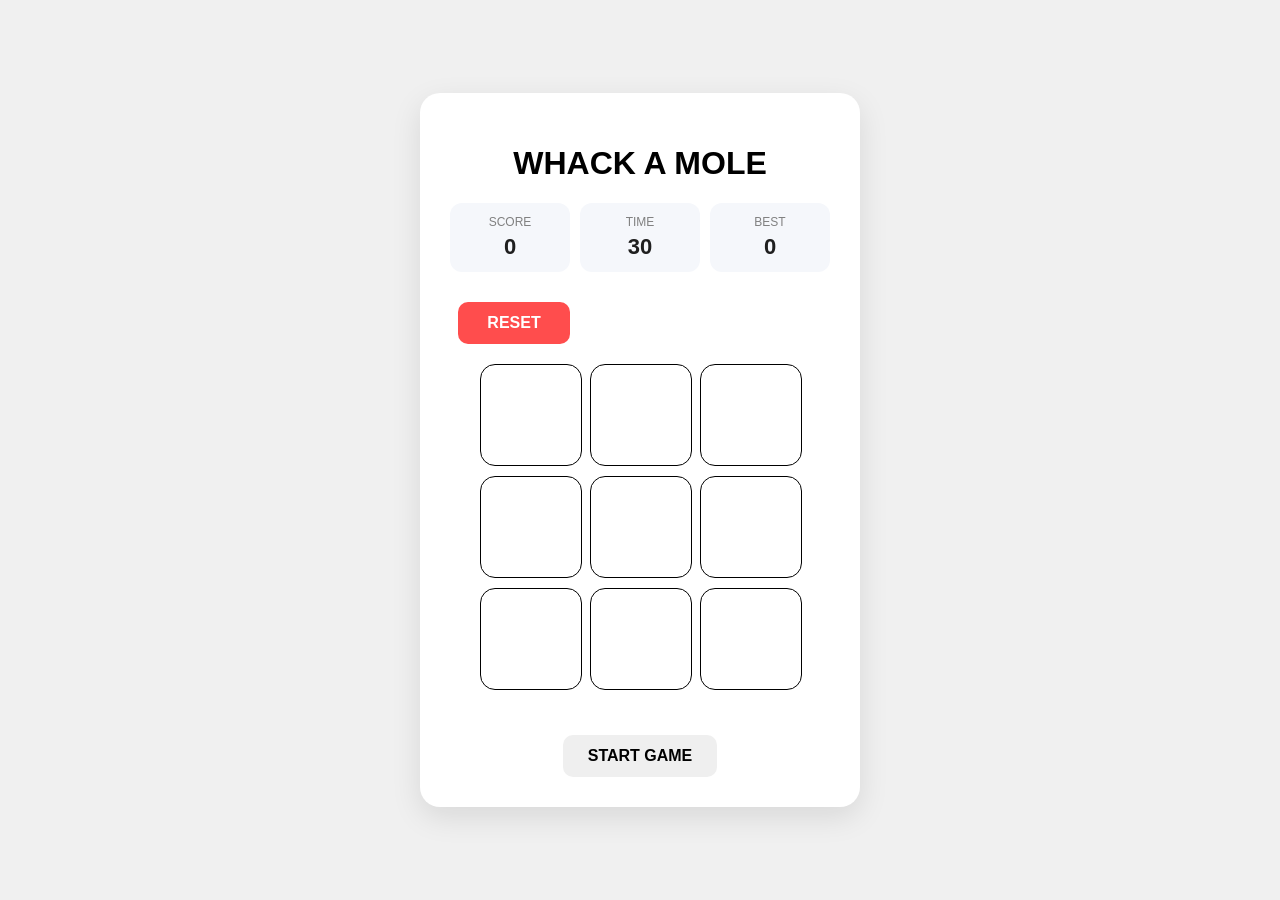
<file: WhackAMole/Index.html>
<!DOCTYPE html>
<html lang="ko">
    <head>
        <meta charset="UTF-8">
        <title>Whack A Mole</title>
        <link rel="stylesheet" href="Style.css">
    </head>
    <body>
        <div id="newHighScore">​NEW RECORD!​</div>
        <div id="gameOver">
            <strong>GAME OVER</strong>
            <p>Score: <span id="finalScore">0</span></p>
            <button id="closeGameOver">CLOSE</button>
        </div>
        <div class="game">
            <h1>WHACK A MOLE</h1>
            <div class="stats">
                <div>
                    <span>SCORE</span>
                    <strong id="score">0</strong>
                </div>
                <div>
                    <span>TIME</span>
                    <strong id="time">30</strong>
                </div>
                <div>
                    <span>BEST</span>
                    <strong id="highScore">0</strong>
                </div>
                <button id="resetButton">RESET</button>
            </div>
            <div class="board">
            <div class="cell"></div>
            <div class="cell"></div>
            <div class="cell"></div>
            <div class="cell"></div>
            <div class="cell"></div>
            <div class="cell"></div>
            <div class="cell"></div>
            <div class="cell"></div>
            <div class="cell"></div>
            </div>
            <button id="startButton">START GAME</button>
            <button id="giveUpButton">GIVE UP</button>
        </div>
        <div id="giveUp" class="popup">
            <div class="popupBox">
                <h2>Are you sure you want to give up?</h2>
                <p>Giving up will end the game and your score will be recorded.</p>
                <button id="confirmGiveUpButton">Yes, give up</button>
                <button id="cancelGiveUpButton">No, keep playing</button>
            </div>
        </div>
        <script src="Script.js"></script>
    </body>
</html>
</file>
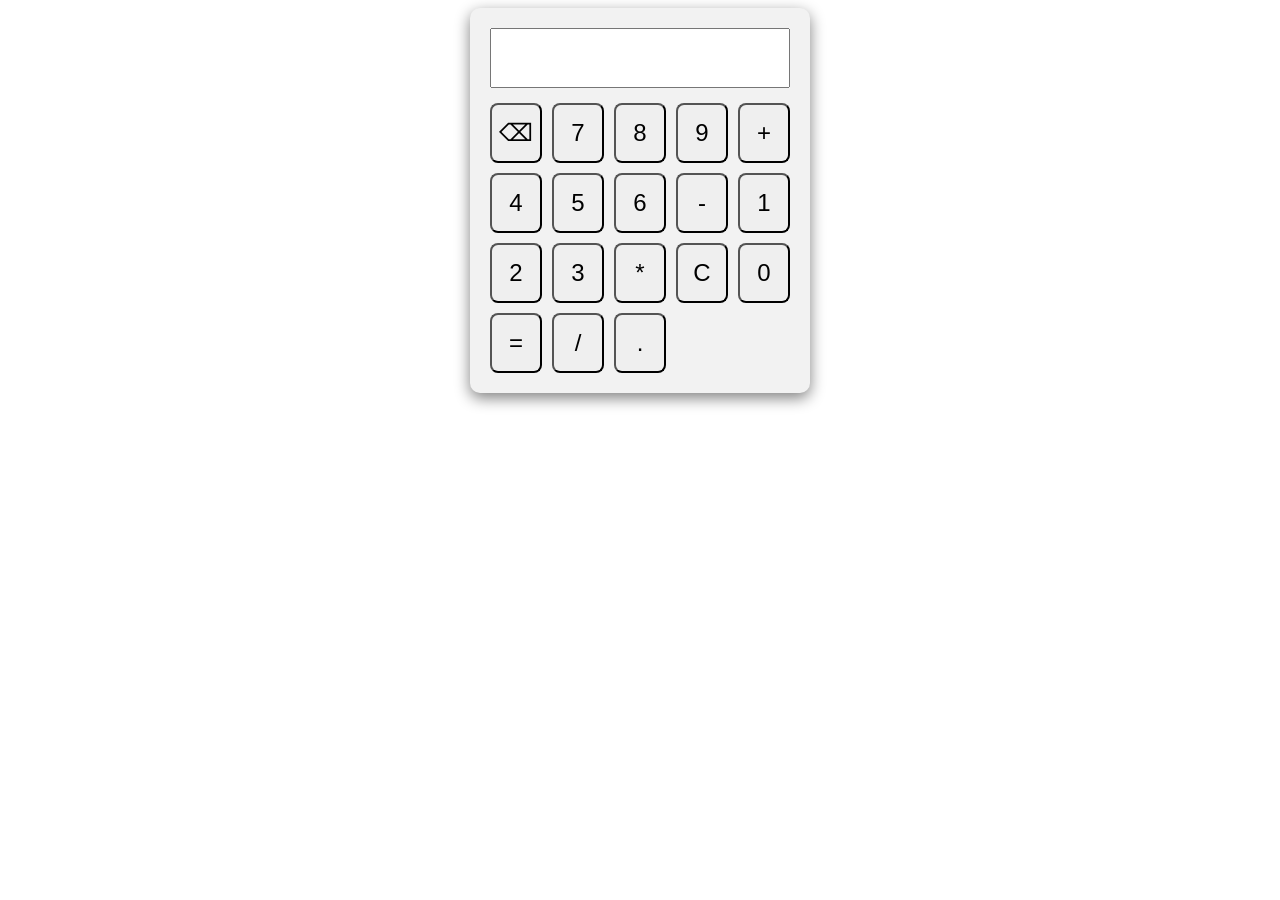
<file: CALCULATOR.html>
<!DOCTYPE html>
<html>
    <head>
        <title>CALCULATOR</title>
        <style>
            .buttons{
                display: grid;
                grid-template-columns: repeat(5, 1fr);
                gap: 10px;
            }
            button{
                height: 60px;
                font-size: 24px;
                border-radius: 8px;
            }
            .calculator{
                width: 300px;
                margin: auto;
                background: #f2f2f2;
                padding: 20px;
                border-radius: 10px;
                box-shadow: 0 5px 15px gray;
            }
            #display{
                width: 100%;
                height: 60px;
                font-size: 30px;
                text-align: right;
                margin-bottom: 15px;
                box-sizing: border-box;
                padding-right: 10px;
            }
            button:hover{
                background: dodgerblue;
                color:white;
            }
        </style>
    </head>
    <body>
        <div class = "calculator">
            <input id = "display" readonly>
        <div class="buttons">
            <button onclick="backspace()">⌫</button>
            <button onclick="addValue('7')">7</button>
            <button onclick="addValue('8')">8</button>
            <button onclick="addValue('9')">9</button>
            <button onclick="addValue('+')">+</button>

            <button onclick="addValue('4')">4</button>
            <button onclick="addValue('5')">5</button>
            <button onclick="addValue('6')">6</button>
            <button onclick="addValue('-')">-</button>

            <button onclick="addValue('1')">1</button>
            <button onclick="addValue('2')">2</button>
            <button onclick="addValue('3')">3</button>
            <button onclick="addValue('*')">*</button>

            <button onclick="clearDisplay()">C</button>
            <button onclick="addValue('0')">0</button>
            <button onclick="calculateResult()">=</button>
            <button onclick="addValue('/')">/</button>
            <button onclick="addValue('.')">.</button>
        </div>
        </div>

        <script>
            const display = document.getElementById('display');
            const operatorKeys = ['+', '-', '*', '/'];

            function addValue(value) {
                display.value += value;
            }

            function clearDisplay() {
                display.value = '';
            }

            function calculateResult() {
                const expression = display.value.trim();
                if (!/^[0-9+\-*/.\s]+$/.test(expression)) {
                    display.value = 'Error';
                    return;
                }

                try {
                    const result = Function('"use strict"; return (' + expression + ')')();
                    display.value = Number.isFinite(result) ? result : 'Error';
                } catch (error) {
                    display.value = 'Error';
                }
            }

            function backspace() {
                display.value = display.value.slice(0, -1);
            }

            document.addEventListener('keydown', function (event) {
                const key = event.key;

                if (key >= '0' && key <= '9') {
                    addValue(key);
                } else if (operatorKeys.includes(key)) {
                    const lastChar = display.value.slice(-1);
                    if (operatorKeys.includes(lastChar)) {
                        display.value = display.value.slice(0, -1) + key;
                    } else {
                        addValue(key);
                    }
                } else if (key === '.') {
                    addValue(key);
                } else if (key === 'Enter') {
                    event.preventDefault();
                    calculateResult();
                } else if (key === 'Backspace') {
                    event.preventDefault();
                    backspace();
                } else if (key === 'Escape') {
                    event.preventDefault();
                    clearDisplay();
                }
            });
        </script>
    </body>
</html>
</file>
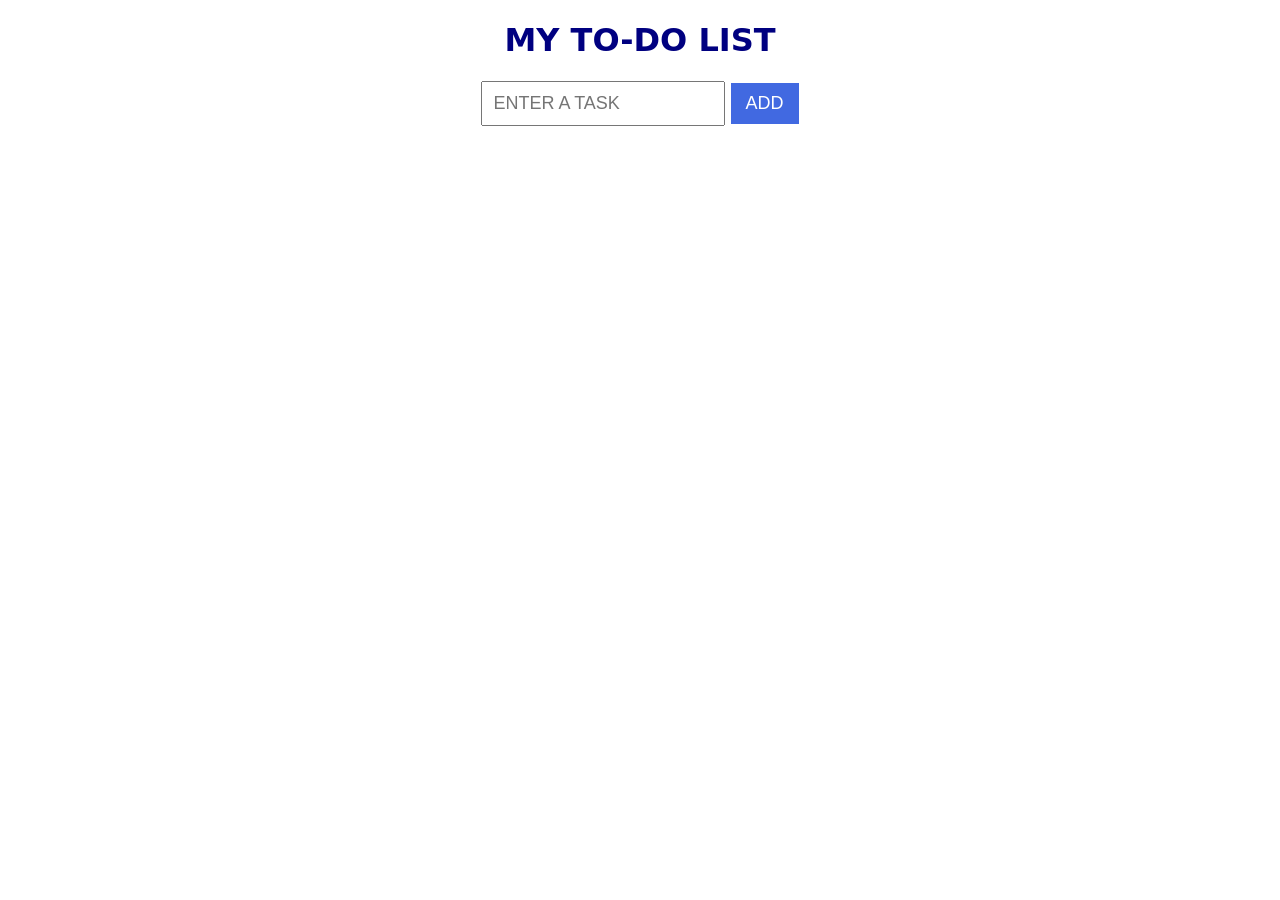
<file: TODOLIST.html>
<!DOCTYPE html>
<html>
    <head>
        <title>To-do List</title>
        <style>
            body {
                font-family: system-ui, -apple-system, BlinkMacSystemFont, 'Segoe UI', Roboto, Oxygen, Ubuntu, Cantarell, 'Open Sans', 'Helvetica Neue', sans-serif;
                text-align: center;
                background-color: white;
            }
            h1 {
                color: navy;
            }
            input {
                width: 220px;
                padding: 10px;
                font-size: 18px;
            }
            button {
                padding: 10px 15px;
                font-size: 18px;
                background-color: royalblue;
                color: white;
                border: none;
                cursor: pointer;
            }
            ul {
                list-style: none;
                padding: 0;
            }
            li {
                background-color: white;
                margin: 10px auto;
                width: 300px;
                padding: 10px;
                border-radius: 8px;
                font-size: 20px;
                display: flex;
                justify-content: space-between;
                align-items: center;
            }
            li button {
                margin-left: 10px;
                background-color: crimson;
                color: white;
                border: none;
                border-radius: 5px;
                padding: 5px 10px;
            }
        </style>
    </head>

    <body>
        <h1>MY TO-DO LIST</h1>
        <input id="todoInput" placeholder="ENTER A TASK">
        <button onclick="addTodo()">ADD</button>
        <ul id="todolist"></ul>

        <script>
            const input = document.getElementById("todoInput");
            const todoList = document.getElementById("todolist");
            let todos = [];

            input.addEventListener("keydown", function (event) {
                if (event.key === "Enter") {
                    addTodo();
                }
            });

            function addTodo() {
                const text = input.value.trim();
                if (text === "") {
                    alert("PLEASE ENTER A TASK!");
                    return;
                }

                createTodo(text);
                todos.push(text);
                localStorage.setItem("todos", JSON.stringify(todos));
                input.value = "";
            }

            const savedTodos = localStorage.getItem("todos");
            if (savedTodos) {
                try {
                    todos = JSON.parse(savedTodos);
                    todos.forEach(function (todo) {
                        createTodo(todo);
                    });
                } catch (error) {
                    localStorage.removeItem("todos");
                }
            }

            function createTodo(text) {
                const li = document.createElement("li");
                li.textContent = text;

                li.onclick = function () {
                    if (li.style.textDecoration === "line-through") {
                        li.style.textDecoration = "none";
                        li.style.color = "black";
                    } else {
                        li.style.textDecoration = "line-through";
                        li.style.color = "gray";
                    }
                };

                const deleteButton = document.createElement("button");
                deleteButton.textContent = "X";
                deleteButton.onclick = function (event) {
                    event.stopPropagation();
                    const index = todos.indexOf(text);
                    if (index !== -1) {
                        todos.splice(index, 1);
                    }
                    localStorage.setItem("todos", JSON.stringify(todos));
                    li.remove();
                };

                li.appendChild(deleteButton);
                todoList.appendChild(li);
            }
        </script>
    </body>
</html>
</file>
<file: WhackAMole/Style.css>
body{
    margin: 0;
    min-height: 100vh;
    display: flex;
    justify-content: center;
    align-items: center;
    font-family: Arial, sans-serif;
    background-color: #f0f0f0;

}
.game{
    width: 380px;
    padding: 30px;
    background-color: white;
    border-radius: 20px;
    box-shadow: 0 10px 30px rgba(0, 0, 0, 0.1);
    text-align: center;
}
.board{
    display: grid;
    grid-template-columns: repeat(3, 100px);
    gap: 10px;
    width: max-content;
    margin: 0 auto 25px;
}
.cell{
    width: 100px;
    height: 100px;
    border: 1px solid black;
    display: flex;
    justify-content: center;
    align-items: center;
    border-radius: 15px;
    cursor: pointer;
}
.mole{
    width: 80px;
    height: 80px;
    background-color: brown;
    border-radius: 50%;
}
.stats{
    display: grid;
    grid-template-columns: repeat(3, 1fr);
    gap: 10px;
    margin: 20px 0;
}
.stats div{
    padding: 12px;
    background-color: #f5f7fb;
    border-radius: 12px;
}
.stats span{
    display: block;
    font-size: 12px;
    color: gray;
}
.stats strong{
    display: block;
    font-size: 22px;
    color: #1f1f1f;
    margin-top: 5px;
}
#startButton, #giveUpButton, #resetButton,#confirmGiveUpButton, #cancelGiveUpButton{
    margin-top: 20px;
    padding: 12px 25px;
    border: none;
    border-radius: 10px;
    font-size: 16px;
    font-weight: bold;
    cursor: pointer;
}
#giveUpButton, #resetButton{
    background-color: #ff4d4d;
    color: white;
    margin-left: 8px;
}
#newHighScore{
    display: none;
    position: fixed;
    top: 50%;
    left: 50%;
    transform: translate(-50%, -50%) scale(0);
    margin: 15px 0;
    font-size: 50px;
    font-weight: bold;
    padding: 30px 50px;
    background-color: orange;
    border-radius: 20px;
    box-shadow: 0 10px 40px rgba(0, 0, 0, 0.25);
    z-index: 1000;
    color: white;
    animation: highScoreEffect 0.8s ease-in-out forwards; 
}
@keyframes highScoreEffect {
    0% {
        transform: translate(-50%, -50%) scale(0);
        opacity: 0;
    }
    70% {
        transform: translate(-50%, -50%) scale(1.2);
        opacity: 1;
    }
    100% {
        transform: translate(-50%, -50%) scale(1);
        opacity: 1;
    }
}
#gameOver{
    display: none;
    position: fixed;
    top: 50%;
    left: 50%;
    transform: translate(-50%, -50%);
    background-color: white;
    padding: 30px 50px;
    border-radius: 20px;
    box-shadow: 0 10px 40px rgba(0, 0, 0, 0.3);
    z-index: 1000;
    text-align: center;
}
#gameOver strong{
    font-size: 35px;
    margin: 0 0 10px;
}
#gameOver p{
    font-size: 22px;
}
#gameOver button{
    padding: 10px 25px;
    border: none;
    border-radius: 10px;
    cursor: pointer;
    background-color: #333;
    color: white;
}
.popup {
    display: none;

    position: fixed;
    inset: 0;

    background-color: rgba(0, 0, 0, 0.5);

    justify-content: center;
    align-items: center;

    z-index: 1000;
}

.popupBox {
    width: 320px;
    padding: 30px;

    background-color: white;
    border-radius: 20px;

    text-align: center;

    box-shadow: 0 10px 40px rgba(0, 0, 0, 0.3);

    animation: popupEffect 0.25s ease-out;
}

.popupBox h2 {
    margin-top: 0;
    font-size: 28px;
}

.popupBox p {
    font-size: 18px;
    color: gray;
}

.popupBox button {
    margin: 8px;
}

#confirmGiveUpButton {
    background-color: #d9534f;
    font-weight: bold;
    color: white;
}

#cancelGiveUpButton {
    background-color: #32b711;
    font-weight: bold;
    color: white;
}

@keyframes popupEffect {
    from {
        transform: scale(0.7);
        opacity: 0;
    }

    to {
        transform: scale(1);
        opacity: 1;
    }
}
</file>
